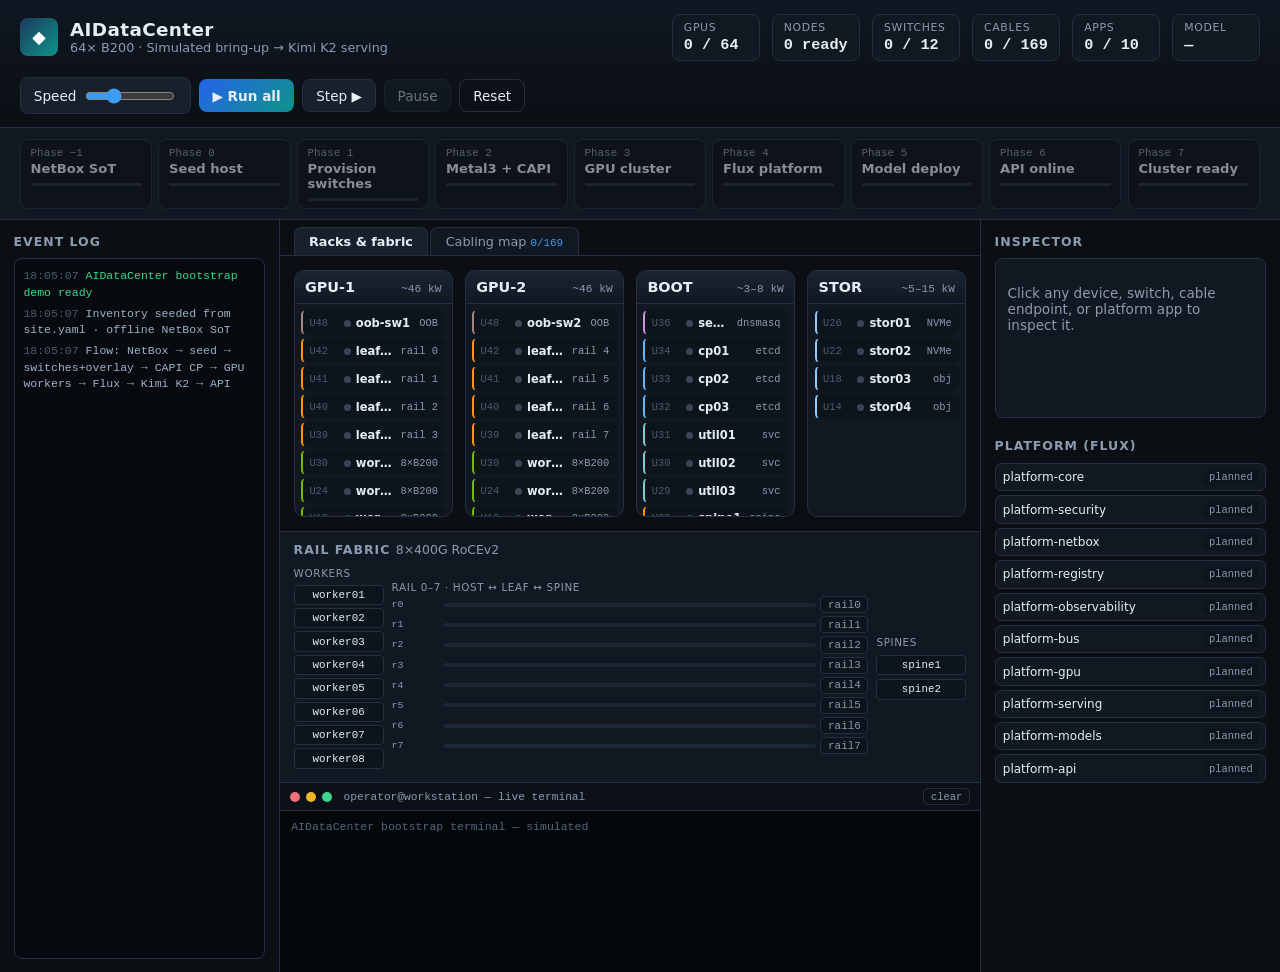
<file: demo/index.html>
<!DOCTYPE html>
<html lang="en">
<head>
  <meta charset="UTF-8" />
  <meta name="viewport" content="width=device-width, initial-scale=1" />
  <title>AIDataCenter — Live Bootstrap Demo</title>
  <link rel="stylesheet" href="styles.css" />
</head>
<body>
  <div class="app">
    <header class="topbar">
      <div class="brand">
        <div class="logo">◆</div>
        <div>
          <h1>AIDataCenter</h1>
          <p class="subtitle">64× B200 · Simulated bring-up → Kimi K2 serving</p>
        </div>
      </div>
      <div class="stats" id="stats">
        <div class="stat"><span class="k">GPUs</span><span class="v" id="stat-gpus">0 / 64</span></div>
        <div class="stat"><span class="k">Nodes</span><span class="v" id="stat-nodes">0 ready</span></div>
        <div class="stat"><span class="k">Switches</span><span class="v" id="stat-sw">0 / 12</span></div>
        <div class="stat"><span class="k">Cables</span><span class="v" id="stat-cables">0 / 169</span></div>
        <div class="stat"><span class="k">Apps</span><span class="v" id="stat-apps">0 / 10</span></div>
        <div class="stat"><span class="k">Model</span><span class="v" id="stat-model">—</span></div>
      </div>
      <div class="controls">
        <label class="speed">
          Speed
          <input type="range" id="speed" min="0.5" max="4" step="0.5" value="1.5" />
        </label>
        <button id="btn-run" class="primary">▶ Run all</button>
        <button id="btn-step">Step ▶</button>
        <button id="btn-pause" disabled>Pause</button>
        <button id="btn-reset" class="ghost">Reset</button>
      </div>
    </header>

    <section class="phases" id="phases"></section>

    <main class="main">
      <aside class="sidebar">
        <h2>Event log</h2>
        <div class="log" id="log"></div>
      </aside>

      <section class="center">
        <div class="tabs">
          <button class="tab active" data-view="topology" type="button">Racks &amp; fabric</button>
          <button class="tab" data-view="cabling" type="button">Cabling map <span class="tab-count" id="cable-count"></span></button>
        </div>

        <div class="view" id="view-topology">
          <div class="racks" id="racks"></div>
          <div class="fabric-panel">
            <h2>Rail fabric <span class="muted">8×400G RoCEv2</span></h2>
            <div class="fabric" id="fabric"></div>
          </div>
        </div>

        <div class="view hidden" id="view-cabling">
          <div class="cabling-wrap">
            <div class="cable-legend" id="cable-legend"></div>
            <svg id="cabling-svg" viewBox="0 0 1000 640" preserveAspectRatio="xMidYMid meet" role="img"
                 aria-label="Cabling map: workers to rail leaves to spines and OOB switches"></svg>
          </div>
        </div>

        <div class="term-panel">
          <div class="term-head">
            <span class="term-dot r"></span><span class="term-dot y"></span><span class="term-dot g"></span>
            <span class="term-title">operator@workstation — live terminal</span>
            <button id="term-clear" class="term-clear" type="button">clear</button>
          </div>
          <div class="term" id="term"></div>
        </div>
      </section>

      <aside class="detail-panel">
        <h2>Inspector</h2>
        <div id="detail" class="detail empty">
          <p>Click any device, switch, cable endpoint, or platform app to inspect it.</p>
        </div>
        <h2 class="mt">Platform (Flux)</h2>
        <div id="apps" class="apps"></div>
      </aside>
    </main>
  </div>
  <script src="app.js"></script>
</body>
</html>
</file>
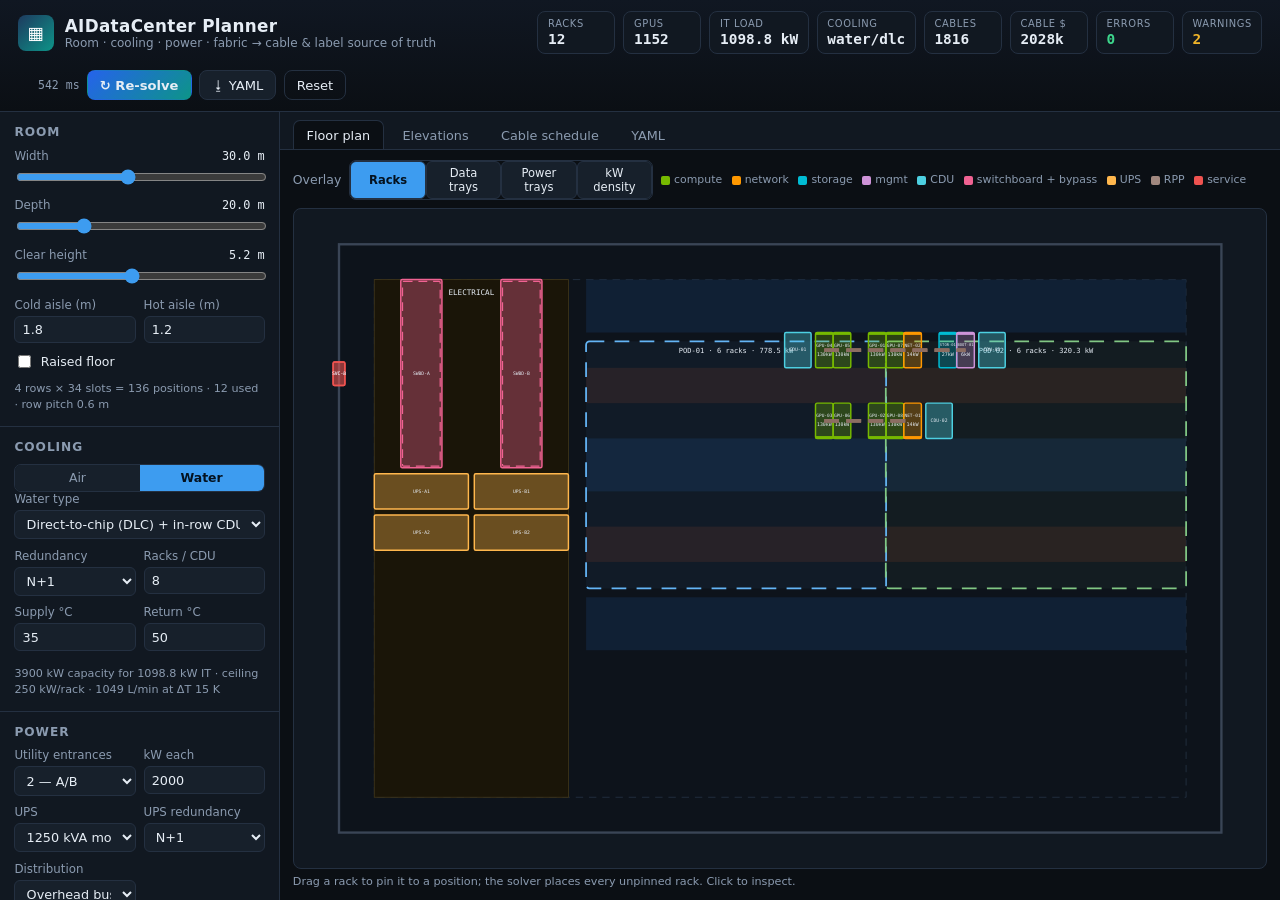
<file: planner/index.html>
<!DOCTYPE html>
<html lang="en">
<head>
  <meta charset="UTF-8" />
  <meta name="viewport" content="width=device-width, initial-scale=1" />
  <title>AIDataCenter — Room Planner</title>
  <link rel="stylesheet" href="styles.css" />
</head>
<body>
  <div class="app">
    <header class="topbar">
      <div class="brand">
        <div class="logo">▦</div>
        <div>
          <h1>AIDataCenter Planner</h1>
          <p class="subtitle">Room · cooling · power · fabric → cable &amp; label source of truth</p>
        </div>
      </div>
      <div class="stats" id="stats"></div>
      <div class="controls">
        <span class="solve-state" id="solve-state">ready</span>
        <button id="btn-resolve" class="primary" type="button">↻ Re-solve</button>
        <button id="btn-download" type="button">⭳ YAML</button>
        <button id="btn-reset" class="ghost" type="button">Reset</button>
      </div>
    </header>

    <main class="main">
      <!-- ------------------------------------------------------ controls -->
      <aside class="sidebar" id="sidebar">
        <section class="panel">
          <h2>Room</h2>
          <div class="field">
            <label for="room-width">Width <output id="room-width-v"></output></label>
            <input type="range" id="room-width" min="6" max="60" step="0.6" />
          </div>
          <div class="field">
            <label for="room-depth">Depth <output id="room-depth-v"></output></label>
            <input type="range" id="room-depth" min="6" max="60" step="0.6" />
          </div>
          <div class="field">
            <label for="room-height">Clear height <output id="room-height-v"></output></label>
            <input type="range" id="room-height" min="2.8" max="8" step="0.1" />
          </div>
          <div class="grid2">
            <div class="field">
              <label for="cold-aisle">Cold aisle (m)</label>
              <input type="number" id="cold-aisle" min="0.9" max="4" step="0.1" />
            </div>
            <div class="field">
              <label for="hot-aisle">Hot aisle (m)</label>
              <input type="number" id="hot-aisle" min="0.6" max="4" step="0.1" />
            </div>
          </div>
          <div class="field checkbox">
            <label><input type="checkbox" id="raised-floor" /> Raised floor</label>
          </div>
          <p class="hint" id="room-hint"></p>
        </section>

        <section class="panel">
          <h2>Cooling</h2>
          <div class="segmented" id="cooling-mode">
            <button type="button" data-value="air">Air</button>
            <button type="button" data-value="water">Water</button>
          </div>
          <div class="field" id="water-type-field">
            <label for="water-type">Water type</label>
            <select id="water-type">
              <option value="dlc">Direct-to-chip (DLC) + in-row CDU</option>
              <option value="rdhx">Rear-door heat exchanger</option>
            </select>
          </div>
          <div class="grid2">
            <div class="field">
              <label for="cool-redundancy">Redundancy</label>
              <select id="cool-redundancy">
                <option>N</option><option>N+1</option><option>2N</option>
              </select>
            </div>
            <div class="field">
              <label for="racks-per-cdu">Racks / CDU</label>
              <input type="number" id="racks-per-cdu" min="1" max="40" step="1" />
            </div>
          </div>
          <div class="grid2">
            <div class="field">
              <label for="supply-c">Supply °C</label>
              <input type="number" id="supply-c" min="10" max="45" step="1" />
            </div>
            <div class="field">
              <label for="return-c">Return °C</label>
              <input type="number" id="return-c" min="15" max="70" step="1" />
            </div>
          </div>
          <p class="hint" id="cooling-hint"></p>
        </section>

        <section class="panel">
          <h2>Power</h2>
          <div class="grid2">
            <div class="field">
              <label for="entrances">Utility entrances</label>
              <select id="entrances">
                <option value="1">1 (no diversity)</option>
                <option value="2">2 — A/B</option>
              </select>
            </div>
            <div class="field">
              <label for="entrance-kw">kW each</label>
              <input type="number" id="entrance-kw" min="100" max="20000" step="100" />
            </div>
          </div>
          <div class="grid2">
            <div class="field">
              <label for="ups-model">UPS</label>
              <select id="ups-model"></select>
            </div>
            <div class="field">
              <label for="ups-redundancy">UPS redundancy</label>
              <select id="ups-redundancy">
                <option>N</option><option>N+1</option><option>2N</option>
              </select>
            </div>
          </div>
          <div class="grid2">
            <div class="field">
              <label for="distribution">Distribution</label>
              <select id="distribution">
                <option value="rpp">RPP panels (floor)</option>
                <option value="busway">Overhead busway</option>
              </select>
            </div>
            <div class="field">
              <label for="rpp-siting">RPP siting</label>
              <select id="rpp-siting">
                <option value="auto">Auto — spine if the room affords it</option>
                <option value="spine">Spine — inside the rack block</option>
                <option value="wall">Wall — far side of the room</option>
              </select>
            </div>
          </div>
          <div class="grid2">
            <div class="field">
              <label for="rpp-model">RPP / busway</label>
              <select id="rpp-model"></select>
            </div>
            <div class="field">
              <label for="rack-pdu">Rack PDU</label>
              <select id="rack-pdu"></select>
            </div>
          </div>
          <div class="field checkbox">
            <label><input type="checkbox" id="maintenance-bypass" /> Maintenance bypass in the switchboard lineup</label>
          </div>
          <div class="field checkbox">
            <label><input type="checkbox" id="device-cords" /> Emit per-PSU cords in the schedule</label>
          </div>
          <p class="hint" id="power-hint"></p>
        </section>

        <section class="panel">
          <h2>Fabric</h2>
          <div class="field">
            <label for="arch">Switching architecture</label>
            <select id="arch"></select>
          </div>
          <p class="hint" id="arch-hint"></p>
          <div class="grid2">
            <div class="field">
              <label for="oversub">Oversubscription</label>
              <select id="oversub">
                <option value="1">1:1 (non-blocking)</option>
                <option value="2">2:1</option>
                <option value="4">4:1</option>
              </select>
            </div>
            <div class="field">
              <label for="tiers">Tiers</label>
              <select id="tiers">
                <option value="2">2 — leaf/spine</option>
                <option value="3">3 — + super-spine</option>
              </select>
            </div>
          </div>
          <div class="grid2">
            <div class="field">
              <label for="leaf-model">Leaf</label>
              <select id="leaf-model"></select>
            </div>
            <div class="field">
              <label for="spine-model">Spine</label>
              <select id="spine-model"></select>
            </div>
          </div>
        </section>

        <section class="panel">
          <h2>Workload <span class="muted">drives placement</span></h2>
          <div class="grid3">
            <div class="field">
              <label for="tp">TP</label>
              <input type="number" id="tp" min="1" max="64" step="1" />
            </div>
            <div class="field">
              <label for="pp">PP</label>
              <input type="number" id="pp" min="1" max="32" step="1" />
            </div>
            <div class="field">
              <label for="dp">DP</label>
              <input type="number" id="dp" min="1" max="64" step="1" />
            </div>
          </div>
          <p class="hint">Tensor-parallel peers want the same rack; the partitioner minimises the GB/s that must leave one.</p>
        </section>

        <section class="panel">
          <h2>Optimizer</h2>
          <div class="grid2">
            <div class="field">
              <label for="placement">Placement</label>
              <select id="placement">
                <option value="anneal">Simulated annealing</option>
                <option value="genetic">Genetic + anneal polish</option>
                <option value="greedy">Greedy only</option>
                <option value="sequential">Sequential (baseline)</option>
              </select>
            </div>
            <div class="field">
              <label for="iters">Iterations</label>
              <input type="number" id="iters" min="1000" max="200000" step="1000" />
            </div>
          </div>
          <div class="field">
            <label for="obj-weight">Objective: cable length ↔ traffic locality <output id="obj-weight-v"></output></label>
            <input type="range" id="obj-weight" min="0" max="1" step="0.05" />
          </div>
          <div class="grid2">
            <div class="field checkbox">
              <label><input type="checkbox" id="do-partition" /> Partition</label>
            </div>
            <div class="field checkbox">
              <label><input type="checkbox" id="do-bundle" /> Trunk bundling</label>
            </div>
          </div>
          <div class="field">
            <label for="seed">Seed</label>
            <input type="number" id="seed" step="1" />
          </div>
        </section>

        <section class="panel">
          <h2>Pods &amp; constraints</h2>
          <div class="grid2">
            <div class="field">
              <label for="pods-enabled">Pod hierarchy</label>
              <select id="pods-enabled">
                <option value="auto">Auto — once two pods fit</option>
                <option value="true">Always</option>
                <option value="false">Off — one flat room</option>
              </select>
            </div>
            <div class="field">
              <label for="pod-racks">Racks per pod</label>
              <input type="number" id="pod-racks" min="2" max="64" step="1" />
            </div>
          </div>
          <p class="hint">A pod owns a contiguous block of floor: its racks, CDU and power district
            stay together, which shortens coolant loops and shrinks the placement search.</p>
          <div class="grid2">
            <div class="field">
              <label for="bay-m">Structural bay</label>
              <input type="number" id="bay-m" min="2" max="20" step="0.5" />
            </div>
            <div class="field">
              <label for="dist-load">Distributed load (kg/m²)</label>
              <input type="number" id="dist-load" min="100" max="3000" step="10" />
            </div>
          </div>
          <div class="grid2">
            <div class="field">
              <label for="haul-m">Max haul from door (m)</label>
              <input type="number" id="haul-m" min="0" max="200" step="1" />
            </div>
            <div class="field">
              <label for="crane-kg">Crane needed above (kg)</label>
              <input type="number" id="crane-kg" min="0" max="5000" step="50" />
            </div>
          </div>
          <div class="field">
            <label for="reserve">Expansion reserve <output id="reserve-v"></output></label>
            <input type="range" id="reserve" min="0" max="0.6" step="0.05" />
          </div>
          <p class="hint">Floor held back at the far end of the room. Racks may still spill into it,
            but the solver is charged for every one that does.</p>
        </section>

        <section class="panel">
          <h2>Objective weights</h2>
          <p class="hint">Every term is already in dollars, so 1.0 charges it at face value.
            Move one off 1.0 to say this project values it differently from what it costs.</p>
          <div class="grid2">
            <div class="field">
              <label for="w-power">Power whips <output id="w-power-v"></output></label>
              <input type="range" id="w-power" min="0" max="4" step="0.1" />
            </div>
            <div class="field">
              <label for="w-coolant">Coolant hoses <output id="w-coolant-v"></output></label>
              <input type="range" id="w-coolant" min="0" max="4" step="0.1" />
            </div>
          </div>
          <div class="grid2">
            <div class="field">
              <label for="w-maint">Maintenance access <output id="w-maint-v"></output></label>
              <input type="range" id="w-maint" min="0" max="4" step="0.1" />
            </div>
            <div class="field">
              <label for="w-struct">Structural load <output id="w-struct-v"></output></label>
              <input type="range" id="w-struct" min="0" max="4" step="0.1" />
            </div>
          </div>
        </section>

        <section class="panel">
          <h2>Racks <span class="muted" id="rack-count"></span></h2>
          <div class="field">
            <label for="add-layout">Add rack</label>
            <div class="row">
              <select id="add-layout"></select>
              <button id="btn-add-rack" type="button">+</button>
            </div>
          </div>
          <div class="rack-list" id="rack-list"></div>
        </section>
      </aside>

      <!-- ---------------------------------------------------------- views -->
      <section class="center">
        <div class="tabs">
          <button class="tab active" data-view="floor" type="button">Floor plan</button>
          <button class="tab" data-view="elevation" type="button">Elevations</button>
          <button class="tab" data-view="cables" type="button">Cable schedule</button>
          <button class="tab" data-view="yaml" type="button">YAML</button>
        </div>

        <div class="view active" id="view-floor">
          <div class="overlay-bar">
            <span class="muted">Overlay</span>
            <div class="segmented small" id="overlay-mode">
              <button type="button" data-value="none" class="active">Racks</button>
              <button type="button" data-value="data">Data trays</button>
              <button type="button" data-value="power">Power trays</button>
              <button type="button" data-value="heat">kW density</button>
            </div>
            <span class="legend" id="floor-legend"></span>
          </div>
          <div class="canvas-wrap">
            <svg id="floorplan" preserveAspectRatio="xMidYMid meet"></svg>
          </div>
          <p class="hint">Drag a rack to pin it to a position; the solver places every unpinned rack. Click to inspect.</p>
        </div>

        <div class="view" id="view-elevation">
          <div class="elevation-wrap" id="elevations"></div>
        </div>

        <div class="view" id="view-cables">
          <div class="overlay-bar">
            <div class="segmented small" id="cable-filter"></div>
            <input type="search" id="cable-search" placeholder="filter by label, device, port…" />
            <span class="muted" id="cable-summary"></span>
          </div>
          <div class="table-wrap">
            <table class="schedule" id="cable-table"></table>
          </div>
        </div>

        <div class="view" id="view-yaml">
          <div class="overlay-bar">
            <span class="muted" id="yaml-size"></span>
            <button id="btn-copy" type="button">Copy</button>
            <button id="btn-download2" type="button">Download</button>
          </div>
          <pre class="yaml" id="yaml-out"></pre>
        </div>
      </section>

      <!-- --------------------------------------------------------- report -->
      <aside class="inspector">
        <section class="panel">
          <h2>Validation <span id="validation-badge" class="badge"></span></h2>
          <div class="findings" id="findings"></div>
        </section>
        <section class="panel">
          <h2>Optimization</h2>
          <div class="report" id="report"></div>
        </section>
        <section class="panel">
          <h2>Selection</h2>
          <div class="report" id="selection">Nothing selected.</div>
        </section>
      </aside>
    </main>
  </div>

  <script src="js/util.js"></script>
  <script src="js/catalog.js"></script>
  <script src="js/design.js"></script>
  <script src="js/floor.js"></script>
  <script src="js/graph.js"></script>
  <script src="js/partition.js"></script>
  <script src="js/pathways.js"></script>
  <script src="js/cost.js"></script>
  <script src="js/constraints.js"></script>
  <script src="js/pod.js"></script>
  <script src="js/placement.js"></script>
  <script src="js/fabric.js"></script>
  <script src="js/cooling.js"></script>
  <script src="js/power.js"></script>
  <script src="js/validate.js"></script>
  <script src="js/build.js"></script>
  <script src="js/yaml.js"></script>
  <script src="js/render.js"></script>
  <script src="js/app.js"></script>
</body>
</html>
</file>
<file: demo/styles.css>
:root {
  --bg: #0b0f14;
  --bg2: #111821;
  --bg3: #17202b;
  --border: #243041;
  --text: #e6edf5;
  --muted: #8b9bb0;
  --accent: #3d9cf0;
  --ok: #3dd68c;
  --warn: #f0b429;
  --run: #60a5fa;
  --err: #f07178;
  --planned: #3a4556;
  --gpu: #76b900;
  --switch: #ff9800;
  --oob: #a1887f;
  --cp: #64b5f6;
  --seed: #ce93d8;
  --util: #80cbc4;
  --font: "IBM Plex Sans", "Segoe UI", system-ui, sans-serif;
  --mono: "IBM Plex Mono", "JetBrains Mono", ui-monospace, monospace;
}

* { box-sizing: border-box; }
html, body { margin: 0; height: 100%; background: var(--bg); color: var(--text); font-family: var(--font); }
button { font-family: inherit; cursor: pointer; }
button:disabled { opacity: 0.45; cursor: not-allowed; }

.app {
  min-height: 100%;
  display: grid;
  grid-template-rows: auto auto 1fr;
}

.topbar {
  display: flex;
  flex-wrap: wrap;
  gap: 1rem;
  align-items: center;
  justify-content: space-between;
  padding: 0.85rem 1.25rem;
  border-bottom: 1px solid var(--border);
  background: linear-gradient(180deg, #101722, #0b0f14);
}

.brand { display: flex; gap: 0.75rem; align-items: center; }
.logo {
  width: 38px; height: 38px; border-radius: 8px;
  display: grid; place-items: center;
  background: linear-gradient(135deg, #1e3a5f, #0d9488);
  color: white; font-size: 1.1rem;
}
.brand h1 { margin: 0; font-size: 1.15rem; letter-spacing: 0.02em; }
.subtitle { margin: 0; color: var(--muted); font-size: 0.8rem; }

.stats { display: flex; gap: 0.75rem; flex-wrap: wrap; }
.stat {
  background: var(--bg2); border: 1px solid var(--border);
  border-radius: 8px; padding: 0.4rem 0.7rem; min-width: 88px;
}
.stat .k { display: block; color: var(--muted); font-size: 0.68rem; text-transform: uppercase; letter-spacing: 0.06em; }
.stat .v { font-family: var(--mono); font-size: 0.95rem; font-weight: 600; }

.controls { display: flex; gap: 0.5rem; align-items: center; flex-wrap: wrap; }
.controls button, .controls .speed {
  border-radius: 8px; border: 1px solid var(--border);
  background: var(--bg3); color: var(--text);
  padding: 0.45rem 0.8rem; font-size: 0.85rem;
}
.controls button.primary {
  background: linear-gradient(135deg, #2563eb, #0d9488);
  border-color: transparent; font-weight: 600;
}
.controls button.ghost { background: transparent; }
.speed { display: flex; gap: 0.4rem; align-items: center; color: var(--muted); font-size: 0.8rem; }
.speed input { width: 90px; accent-color: var(--accent); }

.phases {
  display: flex; gap: 0.4rem; padding: 0.65rem 1.25rem;
  overflow-x: auto; border-bottom: 1px solid var(--border); background: var(--bg2);
}
.phase {
  flex: 1; min-width: 120px; padding: 0.45rem 0.6rem;
  border-radius: 8px; border: 1px solid var(--border); background: var(--bg);
  opacity: 0.55; transition: all 0.25s ease;
}
.phase.active { opacity: 1; border-color: var(--run); box-shadow: 0 0 0 1px rgba(96,165,250,0.35); }
.phase.done { opacity: 1; border-color: rgba(61,214,140,0.45); }
.phase .pid { font-family: var(--mono); font-size: 0.68rem; color: var(--muted); }
.phase .pname { font-size: 0.82rem; font-weight: 600; margin-top: 0.15rem; }
.phase .pbar { height: 3px; background: var(--border); border-radius: 2px; margin-top: 0.4rem; overflow: hidden; }
.phase .pbar > i { display: block; height: 100%; width: 0%; background: var(--run); transition: width 0.2s; }
.phase.done .pbar > i { width: 100% !important; background: var(--ok); }

.main {
  display: grid;
  grid-template-columns: 280px 1fr 300px;
  gap: 0;
  min-height: 0;
  height: calc(100vh - 148px);
}

.sidebar, .detail-panel {
  border-right: 1px solid var(--border);
  padding: 0.85rem;
  overflow: auto;
  background: var(--bg);
}
.detail-panel { border-right: none; border-left: 1px solid var(--border); }
.sidebar h2, .detail-panel h2, .fabric-panel h2 {
  margin: 0 0 0.6rem; font-size: 0.78rem; text-transform: uppercase;
  letter-spacing: 0.08em; color: var(--muted); font-weight: 600;
}
.mt { margin-top: 1.25rem !important; }
.muted { color: var(--muted); font-weight: 400; text-transform: none; letter-spacing: 0; }

.log {
  font-family: var(--mono); font-size: 0.72rem; line-height: 1.45;
  background: #070a0e; border: 1px solid var(--border); border-radius: 8px;
  padding: 0.55rem; height: calc(100% - 1.5rem); overflow: auto;
}
.log .line { margin: 0 0 0.25rem; word-break: break-word; }
.log .ts { color: #4b5c70; }
.log .info { color: #9fb3c8; }
.log .ok { color: var(--ok); }
.log .warn { color: var(--warn); }
.log .run { color: var(--run); }
.log .cmd { color: #c4b5fd; }

.center {
  display: grid;
  grid-template-rows: auto 1fr auto;
  min-width: 0;
  overflow: hidden;
}

/* ---- tabs ---- */
.tabs {
  display: flex; gap: 2px;
  padding: 0.4rem 0.85rem 0;
  background: var(--bg);
  border-bottom: 1px solid var(--border);
}
.tab {
  border: 1px solid var(--border); border-bottom: none;
  background: var(--bg2); color: var(--muted);
  padding: 0.4rem 0.9rem; font-size: 0.8rem;
  border-radius: 8px 8px 0 0;
}
.tab.active { color: var(--text); background: var(--bg3); font-weight: 600; }
.tab-count { font-family: var(--mono); font-size: 0.68rem; color: var(--accent); }

.view { min-height: 0; overflow: hidden; }
.view.hidden { display: none; }
#view-topology {
  display: grid;
  grid-template-rows: 1fr auto;
  min-height: 0;
}
#view-topology.hidden { display: none; }
#view-cabling { height: 100%; overflow: auto; background: var(--bg); }

/* ---- cabling map ---- */
.cabling-wrap { padding: 0.6rem 0.85rem; height: 100%; display: grid; grid-template-rows: auto 1fr; }
.cable-legend {
  display: flex; gap: 1rem; flex-wrap: wrap;
  font-family: var(--mono); font-size: 0.68rem; color: var(--muted);
  padding: 0.15rem 0 0.5rem;
}
.cable-legend .sw {
  display: inline-block; width: 18px; height: 3px; border-radius: 2px;
  vertical-align: middle; margin-right: 5px;
}
.cable-legend .n { color: var(--text); }
#cabling-svg { width: 100%; height: 100%; min-height: 380px; }

.cab-node rect {
  fill: #0e141c; stroke: var(--border); rx: 5;
}
.cab-node text { fill: var(--text); font-family: var(--mono); font-size: 11px; }
.cab-node .sub { fill: var(--muted); font-size: 8.5px; }
.cab-node.provisioning rect { stroke: var(--warn); }
.cab-node.ready rect { stroke: rgba(61,214,140,0.65); }
.cab-node.failed rect { stroke: var(--err); }
.cab-node.selected rect { stroke: var(--accent); stroke-width: 2; }
.cab-node { cursor: pointer; }
.cab-node.mini text { font-size: 9px; }
.cab-group { fill: var(--muted); font-family: var(--mono); font-size: 9px; letter-spacing: 0.05em; }

.cable { fill: none; stroke-width: 1.2; opacity: 0.12; transition: opacity 0.3s; }
.cable.hl { stroke: #009688; }
.cable.ls { stroke: #ff9800; }
.cable.oob { stroke: #795548; stroke-dasharray: 2 3; }
.cable.connected { opacity: 0.75; }
.cable.provisioning { opacity: 0.6; animation: cabpulse 0.9s ease infinite; }
.cable.connected.flow {
  stroke-dasharray: 5 7;
  animation: dashmove 0.9s linear infinite;
}
@keyframes dashmove { to { stroke-dashoffset: -24; } }
@keyframes cabpulse { 0%,100% { opacity: 0.25; } 50% { opacity: 0.7; } }

/* ---- terminal ---- */
.term-panel {
  border-top: 1px solid var(--border);
  background: #05080b;
  display: grid; grid-template-rows: auto 1fr;
  height: 190px;
}
.term-head {
  display: flex; align-items: center; gap: 6px;
  padding: 0.3rem 0.6rem;
  background: #0c1117; border-bottom: 1px solid var(--border);
}
.term-dot { width: 10px; height: 10px; border-radius: 50%; }
.term-dot.r { background: #f07178; } .term-dot.y { background: #f0b429; } .term-dot.g { background: #3dd68c; }
.term-title { color: var(--muted); font-size: 0.7rem; font-family: var(--mono); margin-left: 6px; flex: 1; }
.term-clear {
  background: transparent; border: 1px solid var(--border); color: var(--muted);
  font-size: 0.65rem; border-radius: 5px; padding: 0.1rem 0.45rem; font-family: var(--mono);
}
.term-clear:hover { color: var(--text); }
.term {
  overflow-y: auto;
  padding: 0.45rem 0.7rem;
  font-family: var(--mono); font-size: 0.72rem; line-height: 1.5;
  color: #b7c5d3;
}
.term .tline { white-space: pre-wrap; word-break: break-word; }
.term .prompt { color: #3dd68c; }
.term .cmdline { color: #e6edf5; }
.term .t-out { color: #8b9bb0; }
.term .t-ok { color: #3dd68c; }
.term .t-warn { color: #f0b429; }
.term .t-err { color: #f07178; }
.term .t-dim { color: #54657a; }
.term .cursor {
  display: inline-block; width: 7px; height: 12px;
  background: #3dd68c; vertical-align: -2px;
  animation: blink 0.9s steps(1) infinite;
}
@keyframes blink { 50% { opacity: 0; } }

.racks {
  display: grid;
  grid-template-columns: repeat(4, 1fr);
  gap: 0.75rem;
  padding: 0.85rem;
  overflow: auto;
  align-content: start;
}

.rack {
  background: var(--bg2);
  border: 1px solid var(--border);
  border-radius: 10px;
  overflow: hidden;
  min-width: 0;
}
.rack-head {
  display: flex; justify-content: space-between; align-items: baseline;
  padding: 0.5rem 0.65rem; border-bottom: 1px solid var(--border);
  background: linear-gradient(180deg, #1a2433, var(--bg2));
}
.rack-head h3 { margin: 0; font-size: 0.9rem; }
.rack-head span { font-size: 0.7rem; color: var(--muted); font-family: var(--mono); }
.rack-body { padding: 0.4rem; display: flex; flex-direction: column; gap: 3px; }

.unit {
  display: grid;
  grid-template-columns: 28px 1fr auto;
  gap: 0.4rem;
  align-items: center;
  padding: 0.28rem 0.4rem;
  border-radius: 5px;
  background: #0e141c;
  border: 1px solid transparent;
  cursor: pointer;
  transition: border-color 0.15s, background 0.15s, box-shadow 0.2s;
  font-size: 0.72rem;
}
.unit:hover { border-color: #3a4d66; background: #131b26; }
.unit.selected { border-color: var(--accent); box-shadow: 0 0 0 1px rgba(61,156,240,0.25); }
.unit .ru { font-family: var(--mono); color: #4b5c70; font-size: 0.65rem; }
.unit .name { font-weight: 600; white-space: nowrap; overflow: hidden; text-overflow: ellipsis; }
.unit .meta { color: var(--muted); font-size: 0.65rem; text-align: right; font-family: var(--mono); }
.unit .dot {
  width: 7px; height: 7px; border-radius: 50%; display: inline-block;
  background: var(--planned); margin-right: 5px; vertical-align: middle;
  box-shadow: 0 0 0 0 transparent;
}
.unit.planned .dot { background: var(--planned); }
.unit.provisioning .dot {
  background: var(--warn);
  animation: pulse 1s ease infinite;
}
.unit.ready .dot { background: var(--ok); box-shadow: 0 0 6px rgba(61,214,140,0.7); }
.unit.failed .dot { background: var(--err); }

.unit.role-gpu { border-left: 2px solid var(--gpu); }
.unit.role-cp { border-left: 2px solid var(--cp); }
.unit.role-seed { border-left: 2px solid var(--seed); }
.unit.role-util { border-left: 2px solid var(--util); }
.unit.role-spine, .unit.role-leaf { border-left: 2px solid var(--switch); }
.unit.role-oob { border-left: 2px solid var(--oob); }
.unit.role-stor { border-left: 2px solid #90caf9; }

@keyframes pulse {
  0%, 100% { opacity: 1; transform: scale(1); }
  50% { opacity: 0.5; transform: scale(0.85); }
}

.fabric-panel {
  border-top: 1px solid var(--border);
  padding: 0.65rem 0.85rem 0.85rem;
  background: var(--bg2);
}
.fabric {
  display: grid;
  grid-template-columns: 90px 1fr 90px;
  gap: 0.5rem;
  align-items: center;
  min-height: 140px;
}
.fabric-col { display: flex; flex-direction: column; gap: 4px; }
.fabric-col.workers { gap: 3px; }
.fab-label {
  font-size: 0.65rem; color: var(--muted); text-transform: uppercase;
  letter-spacing: 0.06em; margin-bottom: 0.2rem;
}
.fab-node {
  font-size: 0.68rem; font-family: var(--mono);
  padding: 0.2rem 0.35rem; border-radius: 4px;
  background: #0e141c; border: 1px solid var(--border);
  cursor: pointer; text-align: center;
}
.fab-node.ready { border-color: rgba(61,214,140,0.5); color: var(--ok); }
.fab-node.provisioning { border-color: rgba(240,180,41,0.5); color: var(--warn); }
.fab-node.selected { outline: 1px solid var(--accent); }

.rails {
  display: grid;
  grid-template-rows: repeat(8, 1fr);
  gap: 3px;
  height: 100%;
  min-height: 130px;
}
.rail {
  display: grid;
  grid-template-columns: 48px 1fr 48px;
  gap: 4px;
  align-items: center;
  font-size: 0.62rem;
  font-family: var(--mono);
  color: var(--muted);
}
.rail-wire {
  height: 4px; border-radius: 2px;
  background: #1c2736; position: relative; overflow: hidden;
}
.rail-wire.on {
  background: linear-gradient(90deg, #14532d, #22c55e, #14532d);
  background-size: 200% 100%;
  animation: flow 1.2s linear infinite;
}
.rail-wire.provisioning {
  background: linear-gradient(90deg, #78350f, #f59e0b, #78350f);
  background-size: 200% 100%;
  animation: flow 0.8s linear infinite;
}
@keyframes flow {
  from { background-position: 100% 0; }
  to { background-position: -100% 0; }
}

.detail {
  background: var(--bg2); border: 1px solid var(--border);
  border-radius: 8px; padding: 0.75rem; min-height: 160px;
}
.detail.empty { color: var(--muted); font-size: 0.85rem; }
.detail h3 { margin: 0 0 0.35rem; font-size: 1rem; }
.detail .badge {
  display: inline-block; font-size: 0.68rem; font-family: var(--mono);
  padding: 0.15rem 0.4rem; border-radius: 999px; margin-bottom: 0.55rem;
  border: 1px solid var(--border);
}
.detail .badge.planned { color: var(--muted); }
.detail .badge.provisioning { color: var(--warn); border-color: rgba(240,180,41,0.4); }
.detail .badge.ready { color: var(--ok); border-color: rgba(61,214,140,0.4); }
.detail dl {
  margin: 0; display: grid; grid-template-columns: 90px 1fr;
  gap: 0.25rem 0.5rem; font-size: 0.78rem;
}
.detail dt { color: var(--muted); }
.detail dd { margin: 0; font-family: var(--mono); word-break: break-all; }
.detail .actions { margin-top: 0.75rem; display: flex; gap: 0.4rem; flex-wrap: wrap; }
.detail .actions button {
  font-size: 0.75rem; padding: 0.35rem 0.55rem; border-radius: 6px;
  border: 1px solid var(--border); background: var(--bg3); color: var(--text);
}

.apps { display: flex; flex-direction: column; gap: 4px; }
.app-row {
  display: grid; grid-template-columns: 1fr auto; gap: 0.4rem;
  align-items: center; padding: 0.35rem 0.45rem;
  background: var(--bg2); border: 1px solid var(--border);
  border-radius: 6px; font-size: 0.75rem; cursor: pointer;
}
.app-row:hover { border-color: #3a4d66; }
.app-row.selected { border-color: var(--accent); }
.app-row .st {
  font-family: var(--mono); font-size: 0.65rem;
  padding: 0.1rem 0.35rem; border-radius: 4px; background: #0e141c;
}
.app-row.planned .st { color: var(--muted); }
.app-row.provisioning .st { color: var(--warn); }
.app-row.ready .st { color: var(--ok); }

@media (max-width: 1200px) {
  .main { grid-template-columns: 240px 1fr; grid-template-rows: 1fr auto; height: auto; }
  .detail-panel { grid-column: 1 / -1; border-left: none; border-top: 1px solid var(--border); max-height: 320px; }
  .racks { grid-template-columns: repeat(2, 1fr); }
  .center { min-height: 70vh; }
}
@media (max-width: 720px) {
  .main { grid-template-columns: 1fr; }
  .sidebar { max-height: 200px; border-right: none; border-bottom: 1px solid var(--border); }
  .racks { grid-template-columns: 1fr; }
}
</file>
<file: planner/styles.css>
/* Shares the demo/ palette so the two tools read as one family. */
:root {
  --bg: #0b0f14;
  --bg2: #111821;
  --bg3: #17202b;
  --border: #243041;
  --text: #e6edf5;
  --muted: #8b9bb0;
  --accent: #3d9cf0;
  --ok: #3dd68c;
  --warn: #f0b429;
  --err: #f07178;
  --gpu: #76b900;
  --network: #ff9800;
  --storage: #00bcd4;
  --mgmt: #ce93d8;
  --cdu: #4dd0e1;
  --crah: #90a4ae;
  --ups: #ffb74d;
  --rpp: #a1887f;
  --entrance: #ef5350;
  --cold: #1e3a5f;
  --hot: #4a2b2b;
  --font: "IBM Plex Sans", "Segoe UI", system-ui, sans-serif;
  --mono: "IBM Plex Mono", "JetBrains Mono", ui-monospace, monospace;
}

* { box-sizing: border-box; }
html, body { margin: 0; height: 100%; background: var(--bg); color: var(--text); font-family: var(--font); }
button, input, select { font-family: inherit; }
button { cursor: pointer; }
button:disabled { opacity: 0.45; cursor: not-allowed; }
.muted { color: var(--muted); font-weight: 400; font-size: 0.78rem; }

.app { height: 100%; display: grid; grid-template-rows: auto 1fr; }

/* ------------------------------------------------------------- top bar -- */
.topbar {
  display: flex; flex-wrap: wrap; gap: 1rem; align-items: center; justify-content: space-between;
  padding: 0.7rem 1.1rem; border-bottom: 1px solid var(--border);
  background: linear-gradient(180deg, #101722, #0b0f14);
}
.brand { display: flex; gap: 0.7rem; align-items: center; }
.logo {
  width: 36px; height: 36px; border-radius: 8px; display: grid; place-items: center;
  background: linear-gradient(135deg, #1e3a5f, #0d9488); color: #fff; font-size: 1.1rem;
}
.brand h1 { margin: 0; font-size: 1.05rem; letter-spacing: 0.02em; }
.subtitle { margin: 0; color: var(--muted); font-size: 0.75rem; }

.stats { display: flex; gap: 0.5rem; flex-wrap: wrap; }
.stat {
  background: var(--bg2); border: 1px solid var(--border); border-radius: 8px;
  padding: 0.35rem 0.6rem; min-width: 78px;
}
.stat .k { display: block; color: var(--muted); font-size: 0.62rem; text-transform: uppercase; letter-spacing: 0.06em; }
.stat .v { font-family: var(--mono); font-size: 0.9rem; font-weight: 600; }
.stat.bad .v { color: var(--err); }
.stat.warn .v { color: var(--warn); }
.stat.good .v { color: var(--ok); }

.controls { display: flex; gap: 0.45rem; align-items: center; }
.controls button {
  border-radius: 8px; border: 1px solid var(--border); background: var(--bg3);
  color: var(--text); padding: 0.4rem 0.75rem; font-size: 0.82rem;
}
.controls button.primary { background: linear-gradient(135deg, #2563eb, #0d9488); border-color: transparent; font-weight: 600; }
.controls button.ghost { background: transparent; }
.solve-state { font-family: var(--mono); font-size: 0.72rem; color: var(--muted); min-width: 62px; text-align: right; }
.solve-state.busy { color: var(--warn); }

/* --------------------------------------------------------------- layout -- */
.main { display: grid; grid-template-columns: 310px 1fr 300px; min-height: 0; }
.sidebar, .inspector { overflow-y: auto; border-right: 1px solid var(--border); background: var(--bg2); }
.inspector { border-right: none; border-left: 1px solid var(--border); }
.center { display: flex; flex-direction: column; min-width: 0; min-height: 0; }

.panel { padding: 0.8rem 0.9rem; border-bottom: 1px solid var(--border); }
.panel h2 {
  margin: 0 0 0.6rem; font-size: 0.76rem; text-transform: uppercase;
  letter-spacing: 0.08em; color: var(--muted);
}

.field { margin-bottom: 0.6rem; }
.field label { display: block; font-size: 0.74rem; color: var(--muted); margin-bottom: 0.25rem; }
.field.checkbox label { display: flex; align-items: center; gap: 0.4rem; color: var(--text); font-size: 0.78rem; }
.field input[type="number"], .field input[type="search"], .field select {
  width: 100%; background: var(--bg3); border: 1px solid var(--border); border-radius: 6px;
  color: var(--text); padding: 0.32rem 0.45rem; font-size: 0.8rem;
}
.field input[type="range"] { width: 100%; accent-color: var(--accent); }
.field output { float: right; font-family: var(--mono); color: var(--text); font-size: 0.74rem; }
.grid2 { display: grid; grid-template-columns: 1fr 1fr; gap: 0.5rem; }
.grid3 { display: grid; grid-template-columns: 1fr 1fr 1fr; gap: 0.5rem; }
.row { display: flex; gap: 0.4rem; }
.row select { flex: 1; }
.row button {
  background: var(--bg3); border: 1px solid var(--border); border-radius: 6px;
  color: var(--text); padding: 0.3rem 0.6rem; font-size: 0.9rem; line-height: 1;
}
.hint { margin: 0.35rem 0 0; font-size: 0.7rem; color: var(--muted); line-height: 1.45; }
.hint.bad { color: var(--err); }

.segmented { display: flex; border: 1px solid var(--border); border-radius: 7px; overflow: hidden; }
.segmented button {
  flex: 1; background: var(--bg3); border: none; color: var(--muted);
  padding: 0.35rem 0.4rem; font-size: 0.78rem;
}
.segmented button.active { background: var(--accent); color: #04121f; font-weight: 600; }
.segmented.small button { font-size: 0.72rem; padding: 0.25rem 0.5rem; }

/* ----------------------------------------------------------- rack list -- */
.rack-list { display: flex; flex-direction: column; gap: 0.3rem; }
.rack-row {
  display: grid; grid-template-columns: 1fr auto auto; gap: 0.35rem; align-items: center;
  background: var(--bg3); border: 1px solid var(--border); border-left-width: 3px;
  border-radius: 6px; padding: 0.3rem 0.4rem;
}
.rack-row.selected { border-color: var(--accent); }
.rack-row .nm { font-family: var(--mono); font-size: 0.74rem; }
.rack-row .sub { display: block; color: var(--muted); font-size: 0.65rem; font-family: var(--font); }
.rack-row input { width: 46px; background: var(--bg2); border: 1px solid var(--border); border-radius: 4px; color: var(--text); padding: 0.15rem 0.25rem; font-size: 0.72rem; }
.rack-row button { background: transparent; border: none; color: var(--muted); font-size: 0.9rem; padding: 0 0.2rem; }
.rack-row button:hover { color: var(--err); }
.rack-row.illegal { border-color: var(--err); }

/* ---------------------------------------------------------------- views -- */
.tabs { display: flex; gap: 0.3rem; padding: 0.5rem 0.8rem 0; border-bottom: 1px solid var(--border); background: var(--bg2); }
.tab {
  background: transparent; border: 1px solid transparent; border-bottom: none;
  color: var(--muted); padding: 0.4rem 0.8rem; font-size: 0.8rem; border-radius: 7px 7px 0 0;
}
.tab.active { background: var(--bg); border-color: var(--border); color: var(--text); }
.view { display: none; flex: 1; min-height: 0; flex-direction: column; padding: 0.6rem 0.8rem; }
.view.active { display: flex; }

.overlay-bar { display: flex; gap: 0.5rem; align-items: center; margin-bottom: 0.5rem; flex-wrap: wrap; }
.overlay-bar input[type="search"] {
  background: var(--bg3); border: 1px solid var(--border); border-radius: 6px;
  color: var(--text); padding: 0.25rem 0.5rem; font-size: 0.76rem; min-width: 200px;
}
.overlay-bar button {
  background: var(--bg3); border: 1px solid var(--border); border-radius: 6px;
  color: var(--text); padding: 0.25rem 0.6rem; font-size: 0.76rem;
}
.legend { display: flex; gap: 0.6rem; flex-wrap: wrap; font-size: 0.68rem; color: var(--muted); }
.legend i { display: inline-block; width: 9px; height: 9px; border-radius: 2px; margin-right: 0.25rem; vertical-align: middle; }

.canvas-wrap { flex: 1; min-height: 0; background: var(--bg2); border: 1px solid var(--border); border-radius: 8px; overflow: hidden; }
#floorplan { width: 100%; height: 100%; display: block; touch-action: none; }
.rack-shape { cursor: grab; }
.rack-shape.dragging { cursor: grabbing; }
.equip-shape { cursor: pointer; }
.rack-shape:hover rect, .equip-shape:hover rect { fill-opacity: 0.5; }

/* ----------------------------------------------------------- elevation -- */
.elevation-wrap { flex: 1; min-height: 0; overflow: auto; display: flex; gap: 0.8rem; padding-bottom: 0.5rem; }
.elevation {
  background: var(--bg2); border: 1px solid var(--border); border-radius: 8px;
  padding: 0.5rem; min-width: 190px; flex: 0 0 auto;
}
.elevation h3 { margin: 0 0 0.15rem; font-size: 0.82rem; font-family: var(--mono); }
.elevation .meta { color: var(--muted); font-size: 0.66rem; margin-bottom: 0.4rem; }
.u-stack { display: flex; flex-direction: column-reverse; gap: 1px; }
.u-slot { height: 7px; background: #0e141c; border-radius: 2px; }
.u-dev {
  border-radius: 3px; display: flex; align-items: center; justify-content: space-between;
  padding: 0 0.3rem; font-size: 0.6rem; color: #04121f; font-family: var(--mono); overflow: hidden; white-space: nowrap;
}
.u-dev span:last-child { opacity: 0.75; }
.pdu-strip { display: flex; gap: 0.25rem; margin-top: 0.4rem; flex-wrap: wrap; }
.pdu-chip {
  font-size: 0.6rem; font-family: var(--mono); border: 1px solid var(--border);
  border-radius: 4px; padding: 0.1rem 0.3rem; color: var(--muted);
}
.pdu-chip.a { border-color: var(--ups); color: var(--ups); }
.pdu-chip.b { border-color: var(--accent); color: var(--accent); }

/* ------------------------------------------------------------- schedule -- */
.table-wrap { flex: 1; min-height: 0; overflow: auto; border: 1px solid var(--border); border-radius: 8px; }
table.schedule { width: 100%; border-collapse: collapse; font-size: 0.72rem; font-family: var(--mono); }
table.schedule th {
  position: sticky; top: 0; background: var(--bg3); text-align: left; padding: 0.35rem 0.5rem;
  border-bottom: 1px solid var(--border); font-weight: 600; color: var(--muted);
  text-transform: uppercase; font-size: 0.62rem; letter-spacing: 0.05em;
}
table.schedule td { padding: 0.25rem 0.5rem; border-bottom: 1px solid #1a222d; white-space: nowrap; }
table.schedule tr:hover td { background: #131b25; }
td.label { color: var(--accent); }
td.num { text-align: right; }

/* ------------------------------------------------------------------ yaml -- */
.yaml {
  flex: 1; min-height: 0; overflow: auto; margin: 0; padding: 0.7rem;
  background: var(--bg2); border: 1px solid var(--border); border-radius: 8px;
  font-family: var(--mono); font-size: 0.7rem; line-height: 1.45; color: #cfe3f5; white-space: pre;
}

/* -------------------------------------------------------------- reports -- */
.badge { font-size: 0.66rem; padding: 0.1rem 0.4rem; border-radius: 999px; background: var(--ok); color: #04121f; font-weight: 700; }
.badge.bad { background: var(--err); }
.badge.warn { background: var(--warn); }

.findings { display: flex; flex-direction: column; gap: 0.35rem; max-height: 40vh; overflow-y: auto; }
.finding {
  border-left: 3px solid var(--muted); background: var(--bg3); border-radius: 0 5px 5px 0;
  padding: 0.3rem 0.45rem; font-size: 0.7rem; line-height: 1.4;
}
.finding.error { border-left-color: var(--err); }
.finding.warn { border-left-color: var(--warn); }
.finding.info { border-left-color: var(--accent); }
.finding code { color: var(--muted); font-size: 0.62rem; display: block; font-family: var(--mono); }

.report { font-size: 0.72rem; line-height: 1.55; }
.report .kv { display: flex; justify-content: space-between; gap: 0.5rem; padding: 0.12rem 0; }
.report .kv span:first-child { color: var(--muted); }
.report .kv span:last-child { font-family: var(--mono); text-align: right; }
.report h4 { margin: 0.5rem 0 0.2rem; font-size: 0.68rem; text-transform: uppercase; letter-spacing: 0.06em; color: var(--accent); }
.report .win { color: var(--ok); }

@media (max-width: 1280px) {
  .main { grid-template-columns: 280px 1fr; }
  .inspector { display: none; }
}
</file>
